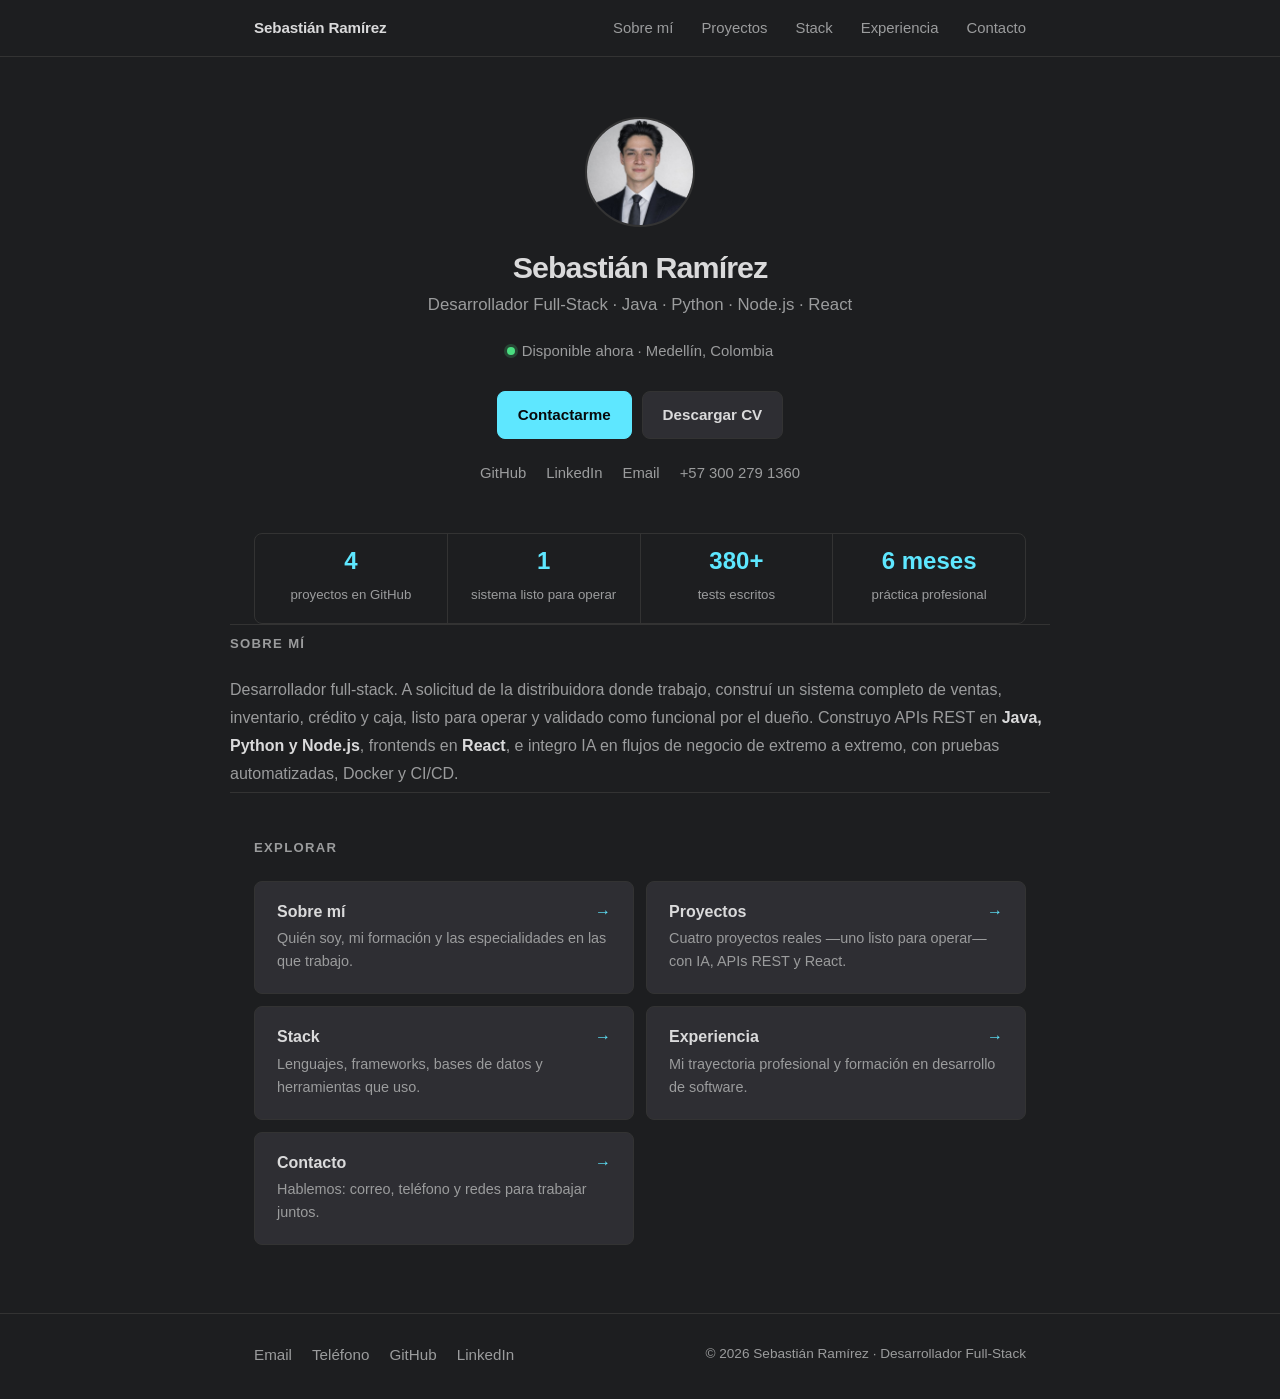
<file: index.html>
<!DOCTYPE html>
<html lang="es">
  <head>
    <meta charset="UTF-8" />
    <meta name="viewport" content="width=device-width, initial-scale=1.0" />
    <title>Sebastián Ramírez | Desarrollador Full-Stack</title>
    <meta
      name="description"
      content="Portafolio de Sebastián Ramírez, desarrollador full-stack. APIs REST en Java, Python y Node.js, frontends en React, IA aplicada con GPT-4o, Docker y CI/CD. Medellín, Colombia."
    />
    <meta name="keywords" content="Sebastián Ramírez, desarrollador full-stack, Java, Spring Boot, Python, FastAPI, Node.js, React, TypeScript, PostgreSQL, Docker, APIs REST, IA aplicada, Medellín" />
    <meta name="author" content="Sebastián Ramírez" />
    <meta name="theme-color" content="#1d1e20" />
    <meta name="robots" content="index, follow" />
    <link rel="canonical" href="https://portafolio-profesional-cyan.vercel.app/" />

    <!-- Open Graph -->
    <meta property="og:type" content="website" />
    <meta property="og:locale" content="es_CO" />
    <meta property="og:title" content="Sebastián Ramírez | Desarrollador Full-Stack" />
    <meta property="og:description" content="Desarrollador full-stack. APIs REST en Java, Python y Node.js, frontends en React, IA aplicada, CI/CD y Docker." />
    <meta property="og:url" content="https://portafolio-profesional-cyan.vercel.app/" />
    <meta property="og:image" content="https://portafolio-profesional-cyan.vercel.app/assets/og-cover.png" />
    <meta property="og:image:width" content="1200" />
    <meta property="og:image:height" content="630" />
    <meta property="og:image:type" content="image/png" />

    <!-- Twitter Card -->
    <meta name="twitter:card" content="summary_large_image" />
    <meta name="twitter:title" content="Sebastián Ramírez | Desarrollador Full-Stack" />
    <meta name="twitter:description" content="Desarrollador full-stack. Java, Python, Node.js, React e IA aplicada." />
    <meta name="twitter:image" content="https://portafolio-profesional-cyan.vercel.app/assets/og-cover.png" />

    <!-- Icons & Manifest -->
    <link rel="icon" type="image/svg+xml" href="./assets/favicon.svg" />
    <link rel="apple-touch-icon" href="./assets/apple-touch-icon.png" />
    <link rel="manifest" href="./site.webmanifest" />

    <!-- Styles -->
    <link rel="stylesheet" href="./styles.css" />

    <!-- Structured Data -->
    <script type="application/ld+json">
      {
        "@context": "https://schema.org",
        "@type": "Person",
        "name": "Sebastián Ramírez",
        "jobTitle": "Desarrollador Full-Stack",
        "email": "mailto:sebastianacevedo123.sra@gmail.com",
        "telephone": "+57 3002791360",
        "url": "https://portafolio-profesional-cyan.vercel.app/",
        "sameAs": [
          "https://github.com/SebastianRamirez1",
          "https://www.linkedin.com/in/sebastianramirezacevedo/"
        ],
        "address": {
          "@type": "PostalAddress",
          "addressLocality": "Medellín",
          "addressCountry": "CO"
        },
        "alumniOf": [
          { "@type": "EducationalOrganization", "name": "ITM" },
          { "@type": "EducationalOrganization", "name": "SENA" }
        ],
        "knowsAbout": [
          "Java", "Spring Boot", "Python", "FastAPI", "Node.js", "Fastify", "TypeScript",
          "React", "HTML", "CSS", "SQL", "PostgreSQL", "Redis", "Prisma", "Docker",
          "GitHub Actions", "CI/CD", "REST APIs", "Clean Architecture", "DDD",
          "OpenAI GPT-4o", "JUnit", "pytest", "Vitest", "Git", "Maven"
        ]
      }
    </script>

    <!-- FAQ estructurada (buscadores + LLMs) -->
    <script type="application/ld+json">
      {
        "@context": "https://schema.org",
        "@type": "FAQPage",
        "mainEntity": [
          {
            "@type": "Question",
            "name": "¿Estás disponible para trabajo remoto?",
            "acceptedAnswer": {
              "@type": "Answer",
              "text": "Sí. Estoy disponible para roles full-stack, presencial en Medellín (Colombia) o en remoto, a tiempo completo."
            }
          },
          {
            "@type": "Question",
            "name": "¿Cuál es tu stack principal?",
            "acceptedAnswer": {
              "@type": "Answer",
              "text": "Backend en Java (Spring Boot), Python (FastAPI) y Node.js (Fastify + TypeScript), frontends en React, con PostgreSQL, Redis, Docker y CI/CD con GitHub Actions."
            }
          },
          {
            "@type": "Question",
            "name": "¿Tienes experiencia profesional?",
            "acceptedAnswer": {
              "@type": "Answer",
              "text": "Sí: seis meses de práctica profesional como desarrollador en la Federación Antioqueña de ONG, además de cuatro proyectos propios (entre ellos un sistema de gestión construido a solicitud de la distribuidora donde trabajo, listo para operar)."
            }
          },
          {
            "@type": "Question",
            "name": "¿Cómo puedo contactarte?",
            "acceptedAnswer": {
              "@type": "Answer",
              "text": "Por correo a sebastianacevedo123.sra@gmail.com, por teléfono al +57 300 279 1360, o a través de GitHub y LinkedIn desde la página de contacto."
            }
          }
        ]
      }
    </script>
  </head>
  <body>
    <a class="skip-link" href="#contenido">Saltar al contenido</a>

    <!-- ── Header ────────────────────────────────── -->
    <header class="site-header">
      <div class="header-inner">
        <a class="site-brand" href="index.html">Sebastián Ramírez</a>
        <nav class="site-nav" aria-label="Navegación principal">
          <a href="sobre-mi.html">Sobre mí</a>
          <a href="proyectos.html">Proyectos</a>
          <a href="stack.html">Stack</a>
          <a href="experiencia.html">Experiencia</a>
          <a href="contacto.html">Contacto</a>
        </nav>
      </div>
    </header>

    <!-- ── Main ──────────────────────────────────── -->
    <main id="contenido">

      <!-- Profile / hero -->
      <section class="profile" aria-label="Perfil">
        <div class="avatar-wrap">
          <img
            class="avatar"
            src="./assets/sebastian-profile.jpg"
            alt="Foto de Sebastián Ramírez"
            width="110"
            height="110"
          />
        </div>
        <h1>Sebastián Ramírez</h1>
        <p class="profile-role">Desarrollador Full-Stack · Java · Python · Node.js · React</p>
        <p class="profile-status">
          <span class="status-dot" aria-hidden="true"></span>
          Disponible ahora · Medellín, Colombia
        </p>
        <div class="profile-actions">
          <a class="btn btn-primary" href="contacto.html">Contactarme</a>
          <a
            class="btn btn-secondary"
            href="./assets/Sebastian-Ramirez-CV.pdf"
            target="_blank"
            rel="noopener noreferrer"
            download
          >Descargar CV</a>
        </div>
        <nav class="social-links" aria-label="Redes y contacto">
          <a href="https://github.com/SebastianRamirez1" target="_blank" rel="noopener noreferrer">GitHub</a>
          <a href="https://www.linkedin.com/in/sebastianramirezacevedo/" target="_blank" rel="noopener noreferrer">LinkedIn</a>
          <a href="mailto:sebastianacevedo123.sra@gmail.com">Email</a>
          <a href="tel:+573002791360">+57 300 279 1360</a>
        </nav>
      </section>

      <!-- Stats strip -->
      <div class="shell">
        <ul class="stats-strip" aria-label="Métricas clave">
          <li class="stat"><strong>4</strong><span>proyectos en GitHub</span></li>
          <li class="stat"><strong>1</strong><span>sistema listo para operar</span></li>
          <li class="stat"><strong>380+</strong><span>tests escritos</span></li>
          <li class="stat"><strong>6 meses</strong><span>práctica profesional</span></li>
        </ul>
      </div>

      <!-- Intro breve -->
      <section class="section home-intro" aria-labelledby="lbl-intro">
        <p class="section-label" id="lbl-intro">Sobre mí</p>
        <p class="bio">
          Desarrollador full-stack. A solicitud de la distribuidora donde trabajo, construí un sistema
          completo de ventas, inventario, crédito y caja, listo para operar y validado como funcional por
          el dueño. Construyo APIs REST en
          <strong>Java, Python y Node.js</strong>, frontends en <strong>React</strong>, e integro IA en flujos
          de negocio de extremo a extremo, con pruebas automatizadas, Docker y CI/CD.
        </p>
      </section>

      <!-- Accesos a las secciones -->
      <section class="section" aria-labelledby="lbl-explorar">
        <p class="section-label" id="lbl-explorar">Explorar</p>
        <div class="explore-grid">
          <a class="explore-card" href="sobre-mi.html">
            <h3>Sobre mí <span class="arrow" aria-hidden="true">→</span></h3>
            <p>Quién soy, mi formación y las especialidades en las que trabajo.</p>
          </a>
          <a class="explore-card" href="proyectos.html">
            <h3>Proyectos <span class="arrow" aria-hidden="true">→</span></h3>
            <p>Cuatro proyectos reales —uno listo para operar— con IA, APIs REST y React.</p>
          </a>
          <a class="explore-card" href="stack.html">
            <h3>Stack <span class="arrow" aria-hidden="true">→</span></h3>
            <p>Lenguajes, frameworks, bases de datos y herramientas que uso.</p>
          </a>
          <a class="explore-card" href="experiencia.html">
            <h3>Experiencia <span class="arrow" aria-hidden="true">→</span></h3>
            <p>Mi trayectoria profesional y formación en desarrollo de software.</p>
          </a>
          <a class="explore-card" href="contacto.html">
            <h3>Contacto <span class="arrow" aria-hidden="true">→</span></h3>
            <p>Hablemos: correo, teléfono y redes para trabajar juntos.</p>
          </a>
        </div>
      </section>

    </main>

    <!-- ── Footer ─────────────────────────────── -->
    <footer class="site-footer">
      <div class="shell footer-inner">
        <nav class="footer-links" aria-label="Enlaces de contacto">
          <a href="mailto:sebastianacevedo123.sra@gmail.com">Email</a>
          <a href="tel:+573002791360">Teléfono</a>
          <a href="https://github.com/SebastianRamirez1" target="_blank" rel="noopener noreferrer">GitHub</a>
          <a href="https://www.linkedin.com/in/sebastianramirezacevedo/" target="_blank" rel="noopener noreferrer">LinkedIn</a>
        </nav>
        <p class="footer-copy">© <span id="year"></span> Sebastián Ramírez · Desarrollador Full-Stack</p>
      </div>
    </footer>

    <script src="./script.js"></script>
  </body>
</html>
</file>
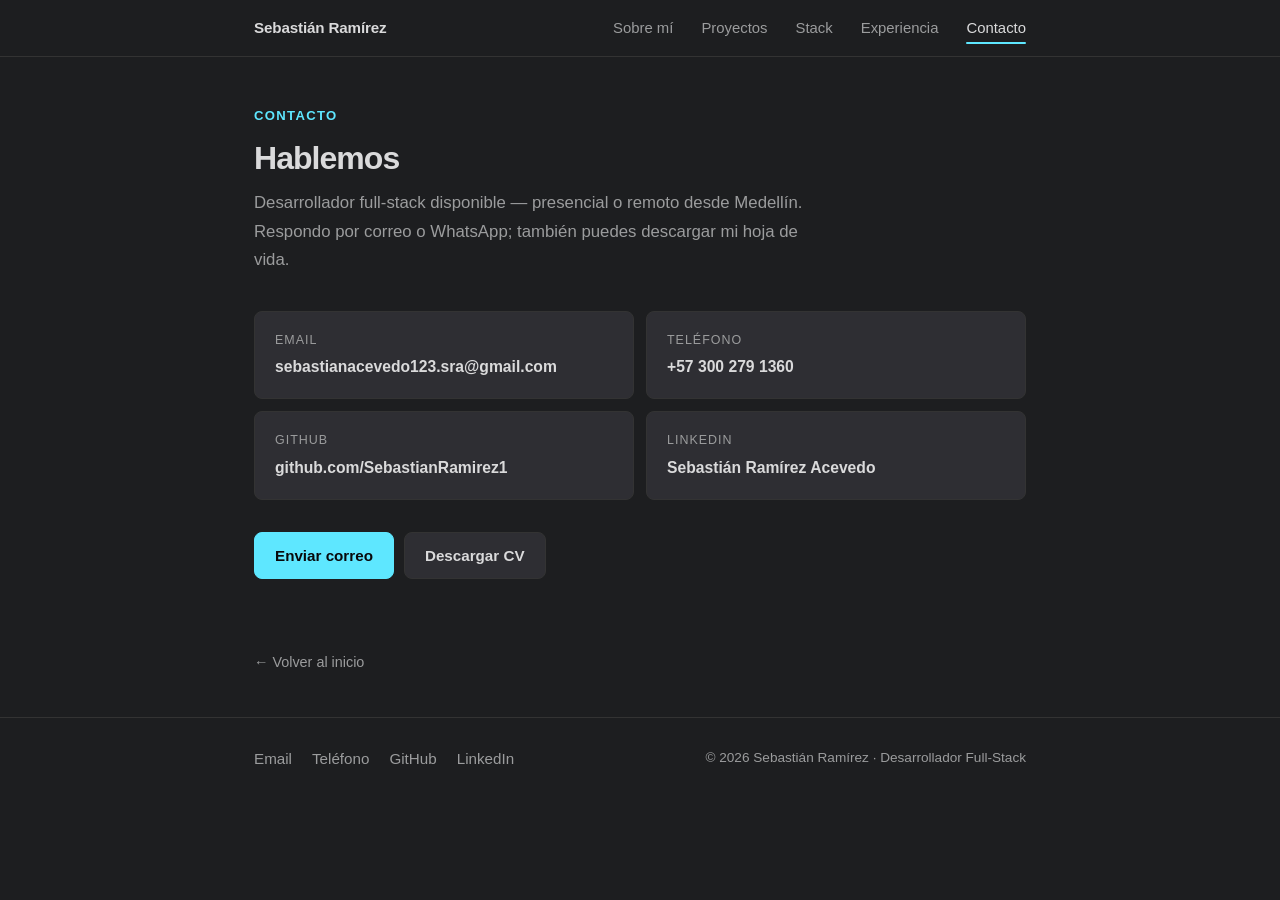
<file: contacto.html>
<!DOCTYPE html>
<html lang="es">
  <head>
    <meta charset="UTF-8" />
    <meta name="viewport" content="width=device-width, initial-scale=1.0" />
    <title>Contacto | Sebastián Ramírez</title>
    <meta
      name="description"
      content="Contacta a Sebastián Ramírez, desarrollador full-stack disponible en Medellín — presencial o remoto. Correo, teléfono, GitHub y LinkedIn."
    />
    <meta name="author" content="Sebastián Ramírez" />
    <meta name="theme-color" content="#1d1e20" />
    <meta name="robots" content="index, follow" />
    <link rel="canonical" href="https://portafolio-profesional-cyan.vercel.app/contacto.html" />

    <meta property="og:type" content="website" />
    <meta property="og:locale" content="es_CO" />
    <meta property="og:title" content="Contacto | Sebastián Ramírez" />
    <meta property="og:description" content="Desarrollador full-stack disponible — presencial o remoto desde Medellín." />
    <meta property="og:url" content="https://portafolio-profesional-cyan.vercel.app/contacto.html" />
    <meta property="og:image" content="https://portafolio-profesional-cyan.vercel.app/assets/og-cover.png" />
    <meta property="og:image:width" content="1200" />
    <meta property="og:image:height" content="630" />
    <meta property="og:image:type" content="image/png" />

    <link rel="icon" type="image/svg+xml" href="./assets/favicon.svg" />
    <link rel="apple-touch-icon" href="./assets/apple-touch-icon.png" />
    <link rel="manifest" href="./site.webmanifest" />
    <link rel="stylesheet" href="./styles.css" />
  </head>
  <body>
    <a class="skip-link" href="#contenido">Saltar al contenido</a>

    <header class="site-header">
      <div class="header-inner">
        <a class="site-brand" href="index.html">Sebastián Ramírez</a>
        <nav class="site-nav" aria-label="Navegación principal">
          <a href="sobre-mi.html">Sobre mí</a>
          <a href="proyectos.html">Proyectos</a>
          <a href="stack.html">Stack</a>
          <a href="experiencia.html">Experiencia</a>
          <a href="contacto.html" aria-current="page" class="is-active">Contacto</a>
        </nav>
      </div>
    </header>

    <main id="contenido">
      <section class="page">
        <div class="shell">
          <p class="page-eyebrow">Contacto</p>
          <h1 class="page-title">Hablemos</h1>
          <p class="page-lead">
            Desarrollador full-stack disponible — presencial o remoto desde Medellín.
            Respondo por correo o WhatsApp; también puedes descargar mi hoja de vida.
          </p>

          <div class="contact-methods">
            <a class="contact-card" href="mailto:sebastianacevedo123.sra@gmail.com">
              <span class="label">Email</span>
              <span class="value">sebastianacevedo123.sra@gmail.com</span>
            </a>
            <a class="contact-card" href="tel:+573002791360">
              <span class="label">Teléfono</span>
              <span class="value">+57 300 279 1360</span>
            </a>
            <a class="contact-card" href="https://github.com/SebastianRamirez1" target="_blank" rel="noopener noreferrer">
              <span class="label">GitHub</span>
              <span class="value">github.com/SebastianRamirez1</span>
            </a>
            <a class="contact-card" href="https://www.linkedin.com/in/sebastianramirezacevedo/" target="_blank" rel="noopener noreferrer">
              <span class="label">LinkedIn</span>
              <span class="value">Sebastián Ramírez Acevedo</span>
            </a>
          </div>

          <div class="profile-actions" style="justify-content: flex-start;">
            <a class="btn btn-primary" href="mailto:sebastianacevedo123.sra@gmail.com">Enviar correo</a>
            <a
              class="btn btn-secondary"
              href="./assets/Sebastian-Ramirez-CV.pdf"
              target="_blank"
              rel="noopener noreferrer"
              download
            >Descargar CV</a>
          </div>

          <a class="page-back" href="index.html">← Volver al inicio</a>
        </div>
      </section>
    </main>

    <footer class="site-footer">
      <div class="shell footer-inner">
        <nav class="footer-links" aria-label="Enlaces de contacto">
          <a href="mailto:sebastianacevedo123.sra@gmail.com">Email</a>
          <a href="tel:+573002791360">Teléfono</a>
          <a href="https://github.com/SebastianRamirez1" target="_blank" rel="noopener noreferrer">GitHub</a>
          <a href="https://www.linkedin.com/in/sebastianramirezacevedo/" target="_blank" rel="noopener noreferrer">LinkedIn</a>
        </nav>
        <p class="footer-copy">© <span id="year"></span> Sebastián Ramírez · Desarrollador Full-Stack</p>
      </div>
    </footer>

    <script src="./script.js"></script>
  </body>
</html>
</file>
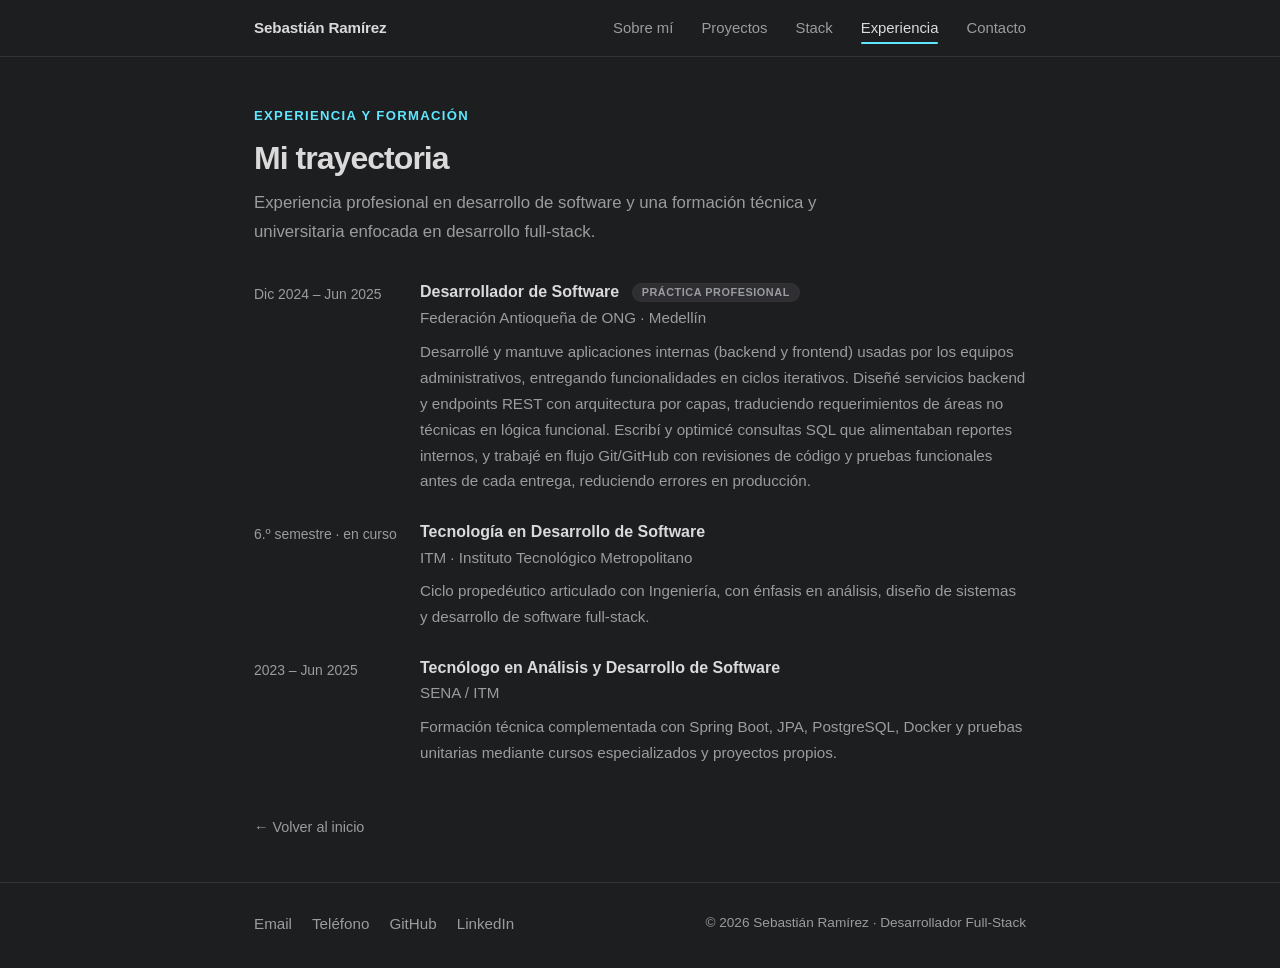
<file: experiencia.html>
<!DOCTYPE html>
<html lang="es">
  <head>
    <meta charset="UTF-8" />
    <meta name="viewport" content="width=device-width, initial-scale=1.0" />
    <title>Experiencia | Sebastián Ramírez</title>
    <meta
      name="description"
      content="Experiencia y formación de Sebastián Ramírez: práctica como desarrollador en la Federación Antioqueña de ONG, Ingeniería en Desarrollo de Software en el ITM y tecnólogo del SENA."
    />
    <meta name="author" content="Sebastián Ramírez" />
    <meta name="theme-color" content="#1d1e20" />
    <meta name="robots" content="index, follow" />
    <link rel="canonical" href="https://portafolio-profesional-cyan.vercel.app/experiencia.html" />

    <meta property="og:type" content="website" />
    <meta property="og:locale" content="es_CO" />
    <meta property="og:title" content="Experiencia | Sebastián Ramírez" />
    <meta property="og:description" content="Trayectoria profesional y formación en desarrollo de software." />
    <meta property="og:url" content="https://portafolio-profesional-cyan.vercel.app/experiencia.html" />
    <meta property="og:image" content="https://portafolio-profesional-cyan.vercel.app/assets/og-cover.png" />
    <meta property="og:image:width" content="1200" />
    <meta property="og:image:height" content="630" />
    <meta property="og:image:type" content="image/png" />

    <link rel="icon" type="image/svg+xml" href="./assets/favicon.svg" />
    <link rel="apple-touch-icon" href="./assets/apple-touch-icon.png" />
    <link rel="manifest" href="./site.webmanifest" />
    <link rel="stylesheet" href="./styles.css" />
  </head>
  <body>
    <a class="skip-link" href="#contenido">Saltar al contenido</a>

    <header class="site-header">
      <div class="header-inner">
        <a class="site-brand" href="index.html">Sebastián Ramírez</a>
        <nav class="site-nav" aria-label="Navegación principal">
          <a href="sobre-mi.html">Sobre mí</a>
          <a href="proyectos.html">Proyectos</a>
          <a href="stack.html">Stack</a>
          <a href="experiencia.html" aria-current="page" class="is-active">Experiencia</a>
          <a href="contacto.html">Contacto</a>
        </nav>
      </div>
    </header>

    <main id="contenido">
      <section class="page">
        <div class="shell">
          <p class="page-eyebrow">Experiencia y formación</p>
          <h1 class="page-title">Mi trayectoria</h1>
          <p class="page-lead">
            Experiencia profesional en desarrollo de software y una formación técnica y
            universitaria enfocada en desarrollo full-stack.
          </p>

          <div class="timeline">

            <div class="timeline-entry">
              <span class="t-date">Dic 2024 – Jun 2025</span>
              <div class="t-body">
                <h3>Desarrollador de Software <span class="t-tag">práctica profesional</span></h3>
                <p class="t-org">Federación Antioqueña de ONG · Medellín</p>
                <p>
                  Desarrollé y mantuve aplicaciones internas (backend y frontend) usadas por los
                  equipos administrativos, entregando funcionalidades en ciclos iterativos. Diseñé
                  servicios backend y endpoints REST con arquitectura por capas, traduciendo
                  requerimientos de áreas no técnicas en lógica funcional. Escribí y optimicé consultas
                  SQL que alimentaban reportes internos, y trabajé en flujo Git/GitHub con revisiones de
                  código y pruebas funcionales antes de cada entrega, reduciendo errores en producción.
                </p>
              </div>
            </div>

            <div class="timeline-entry">
              <span class="t-date">6.º semestre · en curso</span>
              <div class="t-body">
                <h3>Tecnología en Desarrollo de Software</h3>
                <p class="t-org">ITM · Instituto Tecnológico Metropolitano</p>
                <p>
                  Ciclo propedéutico articulado con Ingeniería, con énfasis en análisis, diseño
                  de sistemas y desarrollo de software full-stack.
                </p>
              </div>
            </div>

            <div class="timeline-entry">
              <span class="t-date">2023 – Jun 2025</span>
              <div class="t-body">
                <h3>Tecnólogo en Análisis y Desarrollo de Software</h3>
                <p class="t-org">SENA / ITM</p>
                <p>
                  Formación técnica complementada con Spring Boot, JPA, PostgreSQL, Docker
                  y pruebas unitarias mediante cursos especializados y proyectos propios.
                </p>
              </div>
            </div>

          </div>

          <a class="page-back" href="index.html">← Volver al inicio</a>
        </div>
      </section>
    </main>

    <footer class="site-footer">
      <div class="shell footer-inner">
        <nav class="footer-links" aria-label="Enlaces de contacto">
          <a href="mailto:sebastianacevedo123.sra@gmail.com">Email</a>
          <a href="tel:+573002791360">Teléfono</a>
          <a href="https://github.com/SebastianRamirez1" target="_blank" rel="noopener noreferrer">GitHub</a>
          <a href="https://www.linkedin.com/in/sebastianramirezacevedo/" target="_blank" rel="noopener noreferrer">LinkedIn</a>
        </nav>
        <p class="footer-copy">© <span id="year"></span> Sebastián Ramírez · Desarrollador Full-Stack</p>
      </div>
    </footer>

    <script src="./script.js"></script>
  </body>
</html>
</file>
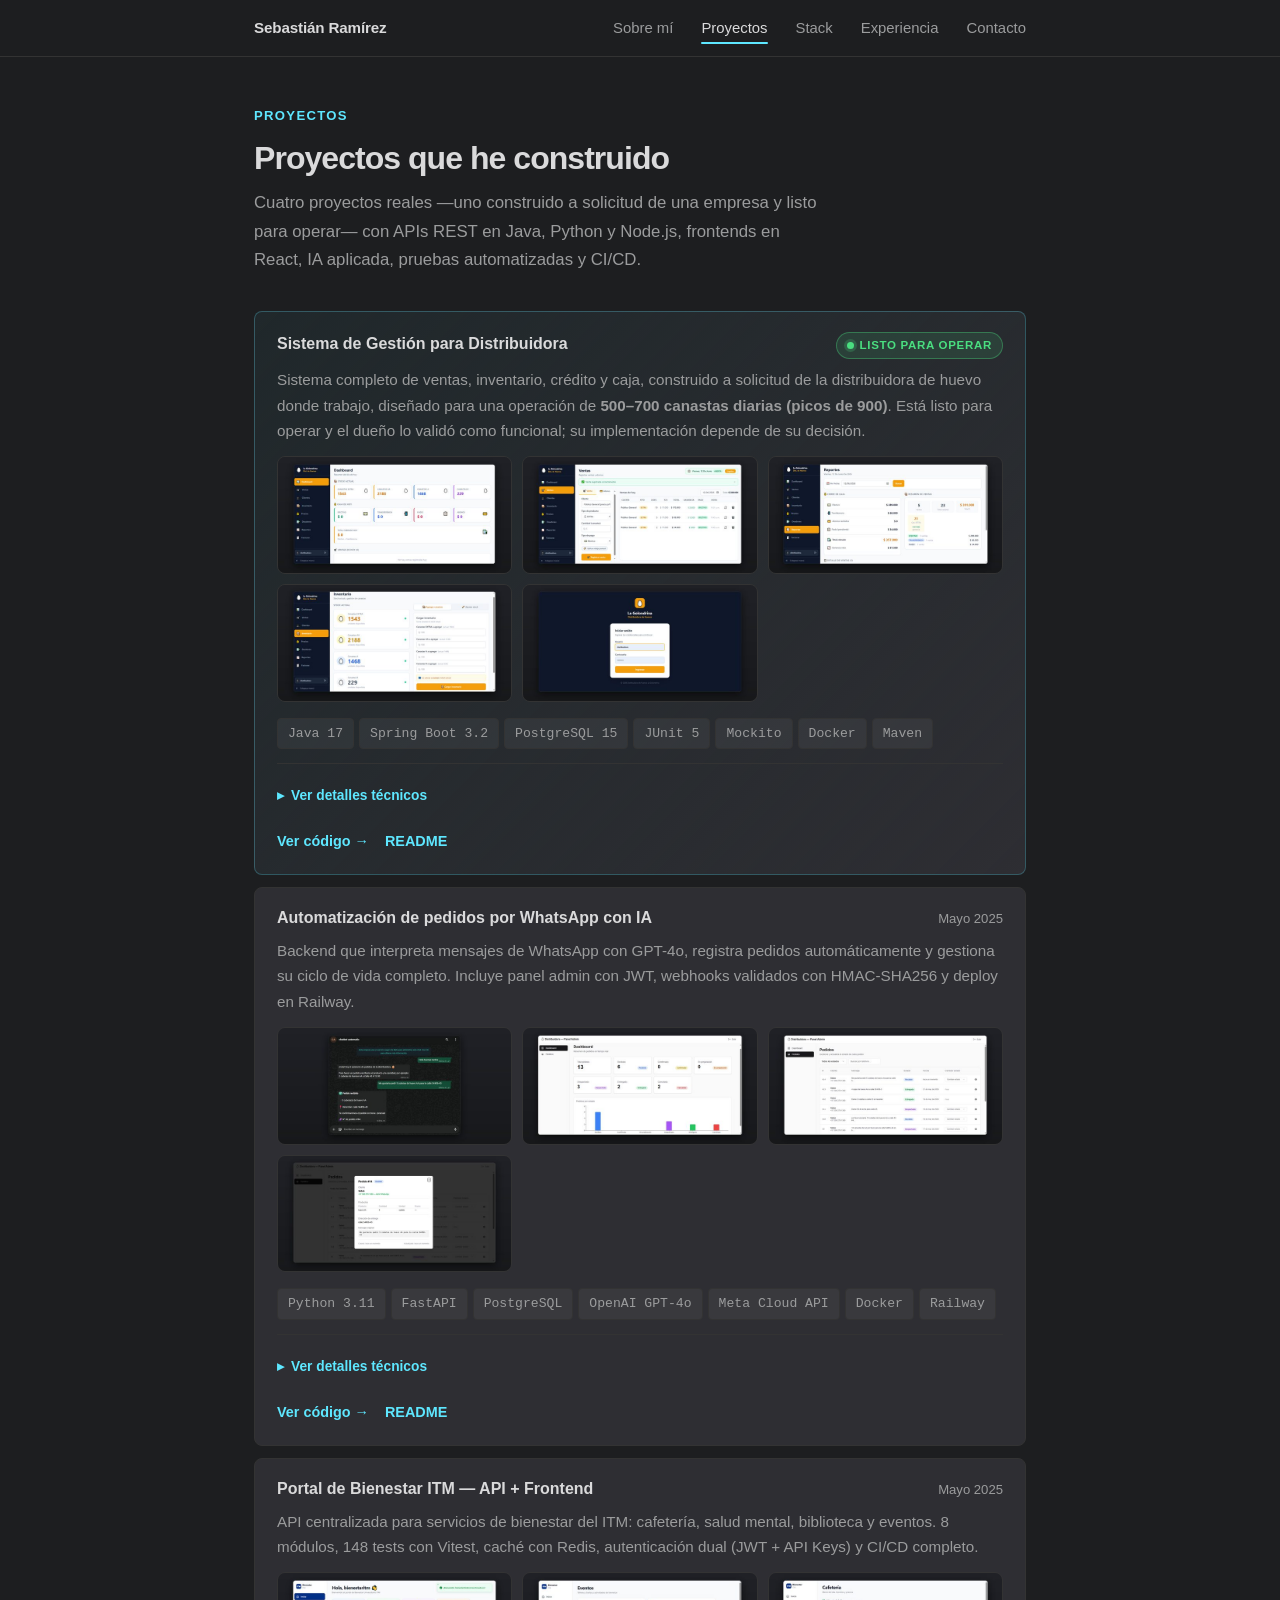
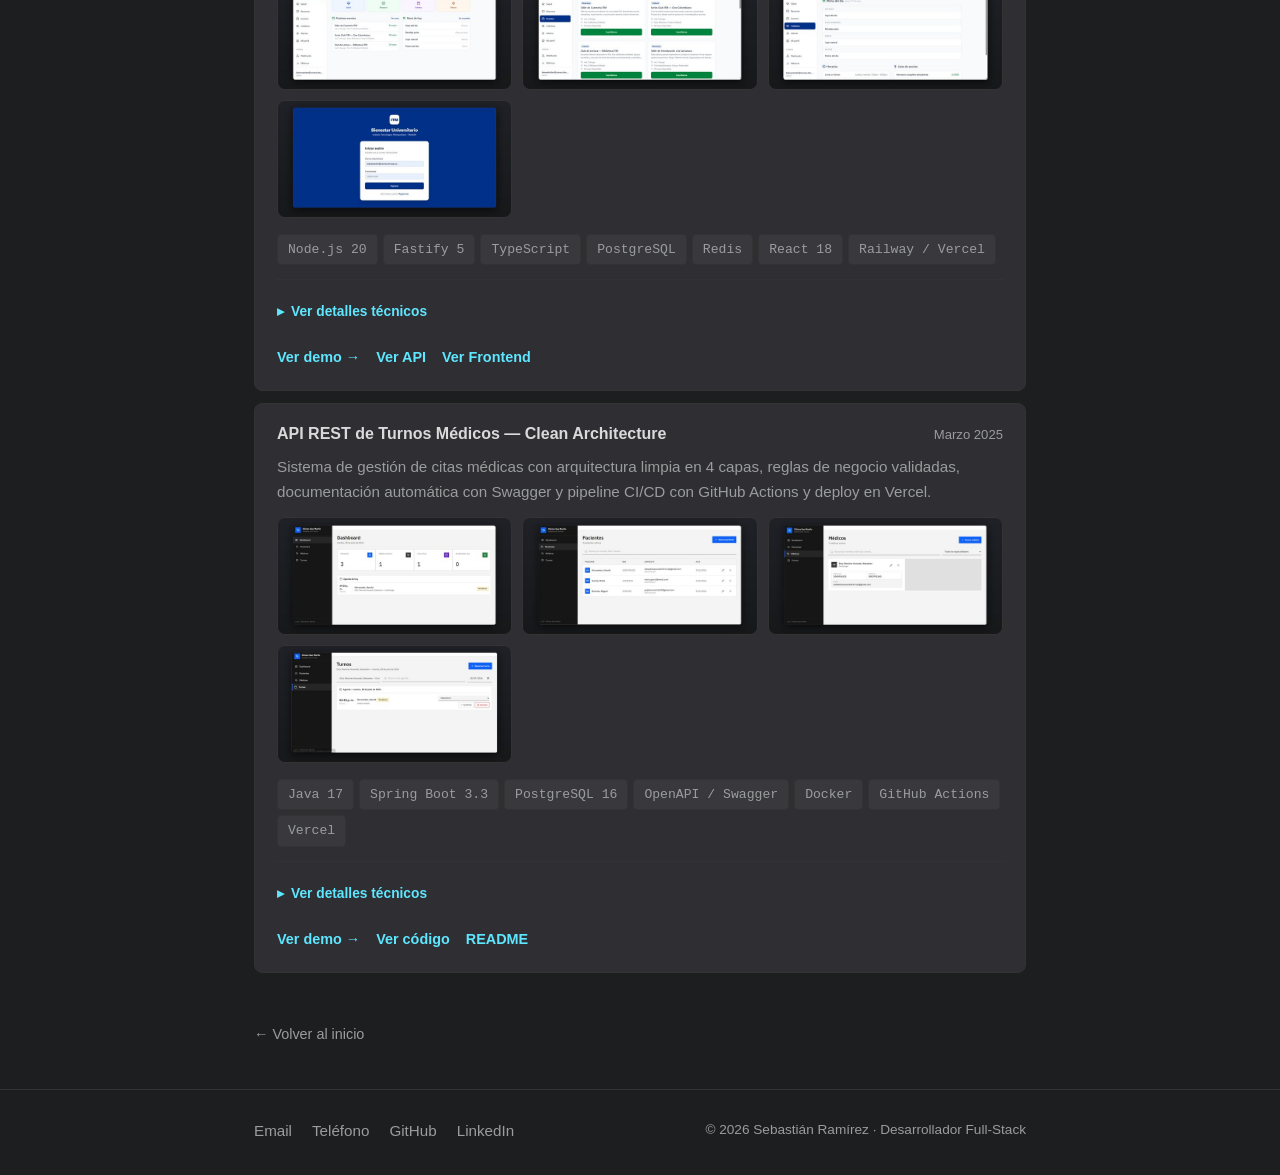
<file: proyectos.html>
<!DOCTYPE html>
<html lang="es">
  <head>
    <meta charset="UTF-8" />
    <meta name="viewport" content="width=device-width, initial-scale=1.0" />
    <title>Proyectos | Sebastián Ramírez</title>
    <meta
      name="description"
      content="Proyectos de Sebastián Ramírez: sistema de gestión para distribuidora listo para operar, automatización de pedidos por WhatsApp con IA (GPT-4o), portal de bienestar ITM y API de turnos médicos con Clean Architecture."
    />
    <meta name="author" content="Sebastián Ramírez" />
    <meta name="theme-color" content="#1d1e20" />
    <meta name="robots" content="index, follow" />
    <link rel="canonical" href="https://portafolio-profesional-cyan.vercel.app/proyectos.html" />

    <meta property="og:type" content="website" />
    <meta property="og:locale" content="es_CO" />
    <meta property="og:title" content="Proyectos | Sebastián Ramírez" />
    <meta property="og:description" content="Cuatro proyectos reales con IA aplicada, APIs REST, Clean Architecture, Docker y CI/CD." />
    <meta property="og:url" content="https://portafolio-profesional-cyan.vercel.app/proyectos.html" />
    <meta property="og:image" content="https://portafolio-profesional-cyan.vercel.app/assets/og-cover.png" />
    <meta property="og:image:width" content="1200" />
    <meta property="og:image:height" content="630" />
    <meta property="og:image:type" content="image/png" />

    <link rel="icon" type="image/svg+xml" href="./assets/favicon.svg" />
    <link rel="apple-touch-icon" href="./assets/apple-touch-icon.png" />
    <link rel="manifest" href="./site.webmanifest" />
    <link rel="stylesheet" href="./styles.css" />
  </head>
  <body>
    <a class="skip-link" href="#contenido">Saltar al contenido</a>

    <header class="site-header">
      <div class="header-inner">
        <a class="site-brand" href="index.html">Sebastián Ramírez</a>
        <nav class="site-nav" aria-label="Navegación principal">
          <a href="sobre-mi.html">Sobre mí</a>
          <a href="proyectos.html" aria-current="page" class="is-active">Proyectos</a>
          <a href="stack.html">Stack</a>
          <a href="experiencia.html">Experiencia</a>
          <a href="contacto.html">Contacto</a>
        </nav>
      </div>
    </header>

    <main id="contenido">
      <section class="page">
        <div class="shell">
          <p class="page-eyebrow">Proyectos</p>
          <h1 class="page-title">Proyectos que he construido</h1>
          <p class="page-lead">
            Cuatro proyectos reales —uno construido a solicitud de una empresa y listo para operar— con APIs REST
            en Java, Python y Node.js, frontends en React, IA aplicada, pruebas automatizadas y CI/CD.
          </p>

          <div class="project-list">

            <!-- Distribuidora — listo para operar, destacado -->
            <article class="project-card featured">
              <div class="project-header">
                <h3>Sistema de Gestión para Distribuidora</h3>
                <span class="prod-badge"><span class="dot" aria-hidden="true"></span>Listo para operar</span>
              </div>
              <p>
                Sistema completo de ventas, inventario, crédito y caja, construido a solicitud de la
                distribuidora de huevo donde trabajo, diseñado para una operación de
                <strong>500–700 canastas diarias (picos de 900)</strong>. Está listo para operar y
                el dueño lo validó como funcional; su implementación depende de su decisión.
              </p>
              <div class="shots" aria-label="Capturas del proyecto">
                <button class="shot" type="button" data-full="./assets/screenshots/distribuidora-2.jpg"><img src="./assets/screenshots/thumbs/distribuidora-2.jpg" alt="La Golondrina — dashboard con stock y caja del día" loading="lazy" width="600" height="300" /></button>
                <button class="shot" type="button" data-full="./assets/screenshots/distribuidora-4.jpg"><img src="./assets/screenshots/thumbs/distribuidora-4.jpg" alt="La Golondrina — registro de ventas del día" loading="lazy" width="600" height="300" /></button>
                <button class="shot" type="button" data-full="./assets/screenshots/distribuidora-5.jpg"><img src="./assets/screenshots/thumbs/distribuidora-5.jpg" alt="La Golondrina — reportes y cierre de caja" loading="lazy" width="600" height="300" /></button>
                <button class="shot" type="button" data-full="./assets/screenshots/distribuidora-3.jpg"><img src="./assets/screenshots/thumbs/distribuidora-3.jpg" alt="La Golondrina — inventario de canastas" loading="lazy" width="600" height="300" /></button>
                <button class="shot" type="button" data-full="./assets/screenshots/distribuidora-1.jpg"><img src="./assets/screenshots/thumbs/distribuidora-1.jpg" alt="La Golondrina — inicio de sesión" loading="lazy" width="600" height="300" /></button>
              </div>
              <ul class="tech-stack" aria-label="Stack">
                <li>Java 17</li>
                <li>Spring Boot 3.2</li>
                <li>PostgreSQL 15</li>
                <li>JUnit 5</li>
                <li>Mockito</li>
                <li>Docker</li>
                <li>Maven</li>
              </ul>
              <details class="case-study">
                <summary>Ver detalles técnicos</summary>
                <div class="case-body">
                  <p><span class="cs-label">Problema</span> Una distribuidora que mueve cientos de canastas al día gestiona ventas, inventario, crédito y caja en cuadernos: necesita precisión monetaria exacta y trazabilidad de cada movimiento.</p>
                  <p><span class="cs-label">Decisión técnica clave</span> Usé BigDecimal en lugar de double para todos los cálculos de dinero y evitar errores de redondeo en precios y saldos, y modelé el dominio con DDD (value objects Dinero, Precio, Cantidad) para reflejar las reglas reales del negocio.</p>
                  <p><span class="cs-label">Destacado</span> Diseñado para una operación de 500–700 canastas diarias (picos de 900): inventario en tiempo real, precios dinámicos, cuentas de crédito y reportes de caja, con límite de intentos de login.</p>
                  <p><span class="cs-label">En números</span> 173 pruebas (JUnit 5 + Mockito) · 37 endpoints en 11 controladores · value objects para el dinero.</p>
                </div>
              </details>
              <div class="project-links">
                <a href="https://github.com/SebastianRamirez1/proyecto_distribuidora" target="_blank" rel="noopener noreferrer">Ver código →</a>
                <a href="https://github.com/SebastianRamirez1/proyecto_distribuidora#readme" target="_blank" rel="noopener noreferrer">README</a>
              </div>
            </article>

            <!-- WhatsApp IA -->
            <article class="project-card">
              <div class="project-header">
                <h3>Automatización de pedidos por WhatsApp con IA</h3>
                <span class="project-date">Mayo 2025</span>
              </div>
              <p>
                Backend que interpreta mensajes de WhatsApp con GPT-4o, registra pedidos
                automáticamente y gestiona su ciclo de vida completo. Incluye panel admin
                con JWT, webhooks validados con HMAC-SHA256 y deploy en Railway.
              </p>
              <div class="shots" aria-label="Capturas del proyecto">
                <button class="shot" type="button" data-full="./assets/screenshots/whatsapp-1.jpg"><img src="./assets/screenshots/thumbs/whatsapp-1.jpg" alt="Chatbot de pedidos por WhatsApp interpretando un pedido con IA" loading="lazy" width="600" height="300" /></button>
                <button class="shot" type="button" data-full="./assets/screenshots/whatsapp-2.jpg"><img src="./assets/screenshots/thumbs/whatsapp-2.jpg" alt="Automatización de pedidos por WhatsApp — panel de administración" loading="lazy" width="600" height="300" /></button>
                <button class="shot" type="button" data-full="./assets/screenshots/whatsapp-3.jpg"><img src="./assets/screenshots/thumbs/whatsapp-3.jpg" alt="Automatización de pedidos por WhatsApp — captura 3" loading="lazy" width="600" height="300" /></button>
                <button class="shot" type="button" data-full="./assets/screenshots/whatsapp-4.jpg"><img src="./assets/screenshots/thumbs/whatsapp-4.jpg" alt="Automatización de pedidos por WhatsApp — captura 4" loading="lazy" width="600" height="300" /></button>
              </div>
              <ul class="tech-stack" aria-label="Stack">
                <li>Python 3.11</li>
                <li>FastAPI</li>
                <li>PostgreSQL</li>
                <li>OpenAI GPT-4o</li>
                <li>Meta Cloud API</li>
                <li>Docker</li>
                <li>Railway</li>
              </ul>
              <details class="case-study">
                <summary>Ver detalles técnicos</summary>
                <div class="case-body">
                  <p><span class="cs-label">Problema</span> Los negocios que reciben pedidos por WhatsApp los gestionan a mano: es lento, se pierden mensajes y hay errores al transcribir.</p>
                  <p><span class="cs-label">Decisión técnica clave</span> Modelé el pedido como una máquina de estados (recibido → confirmado → preparación → despachado → entregado) para garantizar transiciones válidas, y validé cada webhook con HMAC-SHA256 para asegurar que las peticiones provienen realmente de Meta.</p>
                  <p><span class="cs-label">Destacado</span> Interpretación de lenguaje natural con GPT-4o para extraer los pedidos, panel de administración con JWT y despliegue con Docker en Railway.</p>
                  <p><span class="cs-label">En números</span> 9 endpoints REST · 37 pruebas automatizadas (pytest) · máquina de estados con 5 fases del pedido.</p>
                </div>
              </details>
              <div class="project-links">
                <a href="https://github.com/SebastianRamirez1/proyecto_whatsapp_automatizacion" target="_blank" rel="noopener noreferrer">Ver código →</a>
                <a href="https://github.com/SebastianRamirez1/proyecto_whatsapp_automatizacion#readme" target="_blank" rel="noopener noreferrer">README</a>
              </div>
            </article>

            <!-- ITM Bienestar -->
            <article class="project-card">
              <div class="project-header">
                <h3>Portal de Bienestar ITM — API + Frontend</h3>
                <span class="project-date">Mayo 2025</span>
              </div>
              <p>
                API centralizada para servicios de bienestar del ITM: cafetería, salud mental,
                biblioteca y eventos. 8 módulos, 148 tests con Vitest, caché con Redis,
                autenticación dual (JWT + API Keys) y CI/CD completo.
              </p>
              <div class="shots" aria-label="Capturas del proyecto">
                <button class="shot" type="button" data-full="./assets/screenshots/itm-1.jpg"><img src="./assets/screenshots/thumbs/itm-1.jpg" alt="Portal de Bienestar ITM — captura 1" loading="lazy" width="600" height="300" /></button>
                <button class="shot" type="button" data-full="./assets/screenshots/itm-2.jpg"><img src="./assets/screenshots/thumbs/itm-2.jpg" alt="Portal de Bienestar ITM — captura 2" loading="lazy" width="600" height="300" /></button>
                <button class="shot" type="button" data-full="./assets/screenshots/itm-4.jpg"><img src="./assets/screenshots/thumbs/itm-4.jpg" alt="Portal de Bienestar ITM — captura 4" loading="lazy" width="600" height="300" /></button>
                <button class="shot" type="button" data-full="./assets/screenshots/itm-3.jpg"><img src="./assets/screenshots/thumbs/itm-3.jpg" alt="Portal de Bienestar ITM — inicio de sesión" loading="lazy" width="600" height="300" /></button>
              </div>
              <ul class="tech-stack" aria-label="Stack">
                <li>Node.js 20</li>
                <li>Fastify 5</li>
                <li>TypeScript</li>
                <li>PostgreSQL</li>
                <li>Redis</li>
                <li>React 18</li>
                <li>Railway / Vercel</li>
              </ul>
              <details class="case-study">
                <summary>Ver detalles técnicos</summary>
                <div class="case-body">
                  <p><span class="cs-label">Problema</span> Los servicios de bienestar del ITM (cafetería, salud mental, biblioteca, eventos) estaban dispersos, sin una API central que los unificara.</p>
                  <p><span class="cs-label">Decisión técnica clave</span> Añadí una capa de caché con Redis para reducir la latencia en las consultas más frecuentes, y una autenticación dual: JWT para usuarios y API Keys para la comunicación entre servicios.</p>
                  <p><span class="cs-label">Destacado</span> Cada archivo de test aísla sus datos para poder correr en paralelo sin colisiones, con un pipeline de CI/CD completo.</p>
                  <p><span class="cs-label">En números</span> 148 pruebas (Vitest) · 8 módulos · 33 endpoints REST.</p>
                </div>
              </details>
              <div class="project-links">
                <a href="https://proyecto-itm-bienestar-frontend.vercel.app/login" target="_blank" rel="noopener noreferrer">Ver demo →</a>
                <a href="https://github.com/SebastianRamirez1/proyecto_itm_bienestar" target="_blank" rel="noopener noreferrer">Ver API</a>
                <a href="https://github.com/SebastianRamirez1/proyecto_itm_bienestar_frontend" target="_blank" rel="noopener noreferrer">Ver Frontend</a>
              </div>
            </article>

            <!-- Turnos médicos -->
            <article class="project-card">
              <div class="project-header">
                <h3>API REST de Turnos Médicos — Clean Architecture</h3>
                <span class="project-date">Marzo 2025</span>
              </div>
              <p>
                Sistema de gestión de citas médicas con arquitectura limpia en 4 capas,
                reglas de negocio validadas, documentación automática con Swagger y
                pipeline CI/CD con GitHub Actions y deploy en Vercel.
              </p>
              <div class="shots" aria-label="Capturas del proyecto">
                <button class="shot" type="button" data-full="./assets/screenshots/turnos-1.jpg"><img src="./assets/screenshots/thumbs/turnos-1.jpg" alt="Sistema de turnos médicos — captura 1" loading="lazy" width="600" height="300" /></button>
                <button class="shot" type="button" data-full="./assets/screenshots/turnos-2.jpg"><img src="./assets/screenshots/thumbs/turnos-2.jpg" alt="Sistema de turnos médicos — captura 2" loading="lazy" width="600" height="300" /></button>
                <button class="shot" type="button" data-full="./assets/screenshots/turnos-3.jpg"><img src="./assets/screenshots/thumbs/turnos-3.jpg" alt="Sistema de turnos médicos — captura 3" loading="lazy" width="600" height="300" /></button>
                <button class="shot" type="button" data-full="./assets/screenshots/turnos-4.jpg"><img src="./assets/screenshots/thumbs/turnos-4.jpg" alt="Sistema de turnos médicos — captura 4" loading="lazy" width="600" height="300" /></button>
              </div>
              <ul class="tech-stack" aria-label="Stack">
                <li>Java 17</li>
                <li>Spring Boot 3.3</li>
                <li>PostgreSQL 16</li>
                <li>OpenAPI / Swagger</li>
                <li>Docker</li>
                <li>GitHub Actions</li>
                <li>Vercel</li>
              </ul>
              <details class="case-study">
                <summary>Ver detalles técnicos</summary>
                <div class="case-body">
                  <p><span class="cs-label">Problema</span> La gestión de citas médicas tiene reglas de negocio que no se pueden violar: no agendar en horarios ocupados, respetar la disponibilidad del profesional, etc.</p>
                  <p><span class="cs-label">Decisión técnica clave</span> Apliqué Clean Architecture en 4 capas para que la lógica de dominio no dependa del framework ni de la base de datos, lo que facilita probar las reglas de negocio de forma aislada. La documentación de la API se genera automáticamente con Swagger.</p>
                  <p><span class="cs-label">Destacado</span> Pipeline de CI/CD con GitHub Actions que corre las pruebas en cada push, y despliegue en Vercel.</p>
                  <p><span class="cs-label">En números</span> 18 endpoints en 3 controladores · 29 pruebas · Clean Architecture en 4 capas.</p>
                </div>
              </details>
              <div class="project-links">
                <a href="https://proyecto-turnos-medicos.vercel.app/" target="_blank" rel="noopener noreferrer">Ver demo →</a>
                <a href="https://github.com/SebastianRamirez1/proyecto_turnos_medicos" target="_blank" rel="noopener noreferrer">Ver código</a>
                <a href="https://github.com/SebastianRamirez1/proyecto_turnos_medicos#readme" target="_blank" rel="noopener noreferrer">README</a>
              </div>
            </article>

          </div>

          <a class="page-back" href="index.html">← Volver al inicio</a>
        </div>
      </section>
    </main>

    <footer class="site-footer">
      <div class="shell footer-inner">
        <nav class="footer-links" aria-label="Enlaces de contacto">
          <a href="mailto:sebastianacevedo123.sra@gmail.com">Email</a>
          <a href="tel:+573002791360">Teléfono</a>
          <a href="https://github.com/SebastianRamirez1" target="_blank" rel="noopener noreferrer">GitHub</a>
          <a href="https://www.linkedin.com/in/sebastianramirezacevedo/" target="_blank" rel="noopener noreferrer">LinkedIn</a>
        </nav>
        <p class="footer-copy">© <span id="year"></span> Sebastián Ramírez · Desarrollador Full-Stack</p>
      </div>
    </footer>

    <script src="./script.js"></script>
  </body>
</html>
</file>
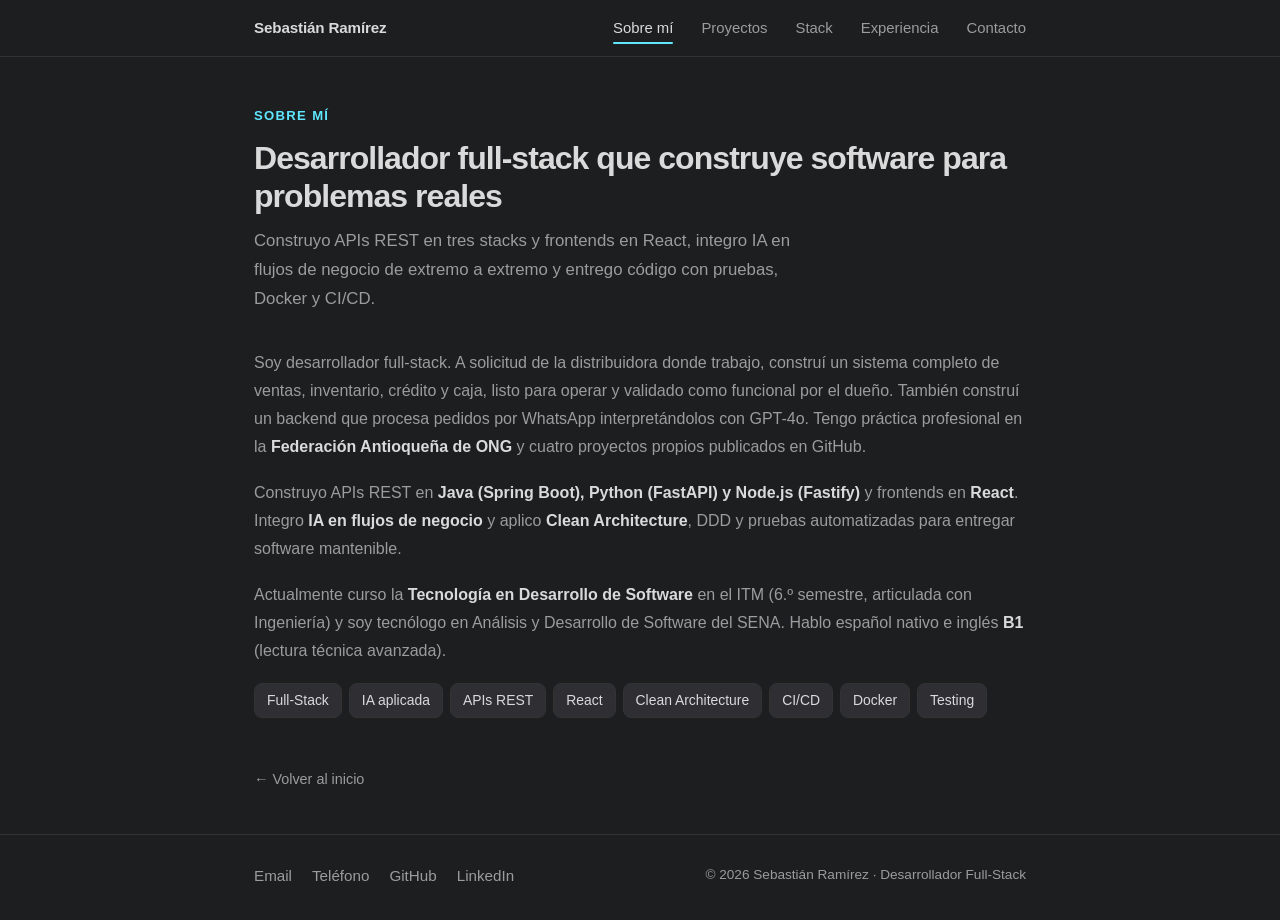
<file: sobre-mi.html>
<!DOCTYPE html>
<html lang="es">
  <head>
    <meta charset="UTF-8" />
    <meta name="viewport" content="width=device-width, initial-scale=1.0" />
    <title>Sobre mí | Sebastián Ramírez</title>
    <meta
      name="description"
      content="Sobre Sebastián Ramírez: desarrollador full-stack con práctica profesional en la Federación Antioqueña de ONG, estudiante de Tecnología en Desarrollo de Software en el ITM y tecnólogo del SENA."
    />
    <meta name="author" content="Sebastián Ramírez" />
    <meta name="theme-color" content="#1d1e20" />
    <meta name="robots" content="index, follow" />
    <link rel="canonical" href="https://portafolio-profesional-cyan.vercel.app/sobre-mi.html" />

    <meta property="og:type" content="profile" />
    <meta property="og:locale" content="es_CO" />
    <meta property="og:title" content="Sobre mí | Sebastián Ramírez" />
    <meta property="og:description" content="Desarrollador full-stack con práctica profesional y formación en el ITM y el SENA." />
    <meta property="og:url" content="https://portafolio-profesional-cyan.vercel.app/sobre-mi.html" />
    <meta property="og:image" content="https://portafolio-profesional-cyan.vercel.app/assets/og-cover.png" />
    <meta property="og:image:width" content="1200" />
    <meta property="og:image:height" content="630" />
    <meta property="og:image:type" content="image/png" />

    <link rel="icon" type="image/svg+xml" href="./assets/favicon.svg" />
    <link rel="apple-touch-icon" href="./assets/apple-touch-icon.png" />
    <link rel="manifest" href="./site.webmanifest" />
    <link rel="stylesheet" href="./styles.css" />
  </head>
  <body>
    <a class="skip-link" href="#contenido">Saltar al contenido</a>

    <header class="site-header">
      <div class="header-inner">
        <a class="site-brand" href="index.html">Sebastián Ramírez</a>
        <nav class="site-nav" aria-label="Navegación principal">
          <a href="sobre-mi.html" aria-current="page" class="is-active">Sobre mí</a>
          <a href="proyectos.html">Proyectos</a>
          <a href="stack.html">Stack</a>
          <a href="experiencia.html">Experiencia</a>
          <a href="contacto.html">Contacto</a>
        </nav>
      </div>
    </header>

    <main id="contenido">
      <section class="page">
        <div class="shell">
          <p class="page-eyebrow">Sobre mí</p>
          <h1 class="page-title">Desarrollador full-stack que construye software para problemas reales</h1>
          <p class="page-lead">
            Construyo APIs REST en tres stacks y frontends en React, integro IA en flujos de
            negocio de extremo a extremo y entrego código con pruebas, Docker y CI/CD.
          </p>

          <p class="bio">
            Soy desarrollador full-stack. A solicitud de la distribuidora donde trabajo, construí un
            sistema completo de ventas, inventario, crédito y caja, listo para operar y validado como
            funcional por el dueño. También construí un backend que procesa pedidos por WhatsApp
            interpretándolos con GPT-4o.
            Tengo práctica profesional en la <strong>Federación Antioqueña de ONG</strong> y cuatro
            proyectos propios publicados en GitHub.
          </p>
          <p class="bio">
            Construyo APIs REST en <strong>Java (Spring Boot), Python (FastAPI) y Node.js (Fastify)</strong>
            y frontends en <strong>React</strong>. Integro <strong>IA en flujos de negocio</strong> y
            aplico <strong>Clean Architecture</strong>, DDD y pruebas automatizadas para entregar
            software mantenible.
          </p>
          <p class="bio">
            Actualmente curso la <strong>Tecnología en Desarrollo de Software</strong> en el ITM
            (6.º semestre, articulada con Ingeniería) y soy tecnólogo en Análisis y Desarrollo de
            Software del SENA. Hablo español nativo e inglés <strong>B1</strong> (lectura técnica avanzada).
          </p>

          <ul class="tags" aria-label="Especialidades">
            <li>Full-Stack</li>
            <li>IA aplicada</li>
            <li>APIs REST</li>
            <li>React</li>
            <li>Clean Architecture</li>
            <li>CI/CD</li>
            <li>Docker</li>
            <li>Testing</li>
          </ul>

          <a class="page-back" href="index.html">← Volver al inicio</a>
        </div>
      </section>
    </main>

    <footer class="site-footer">
      <div class="shell footer-inner">
        <nav class="footer-links" aria-label="Enlaces de contacto">
          <a href="mailto:sebastianacevedo123.sra@gmail.com">Email</a>
          <a href="tel:+573002791360">Teléfono</a>
          <a href="https://github.com/SebastianRamirez1" target="_blank" rel="noopener noreferrer">GitHub</a>
          <a href="https://www.linkedin.com/in/sebastianramirezacevedo/" target="_blank" rel="noopener noreferrer">LinkedIn</a>
        </nav>
        <p class="footer-copy">© <span id="year"></span> Sebastián Ramírez · Desarrollador Full-Stack</p>
      </div>
    </footer>

    <script src="./script.js"></script>
  </body>
</html>
</file>
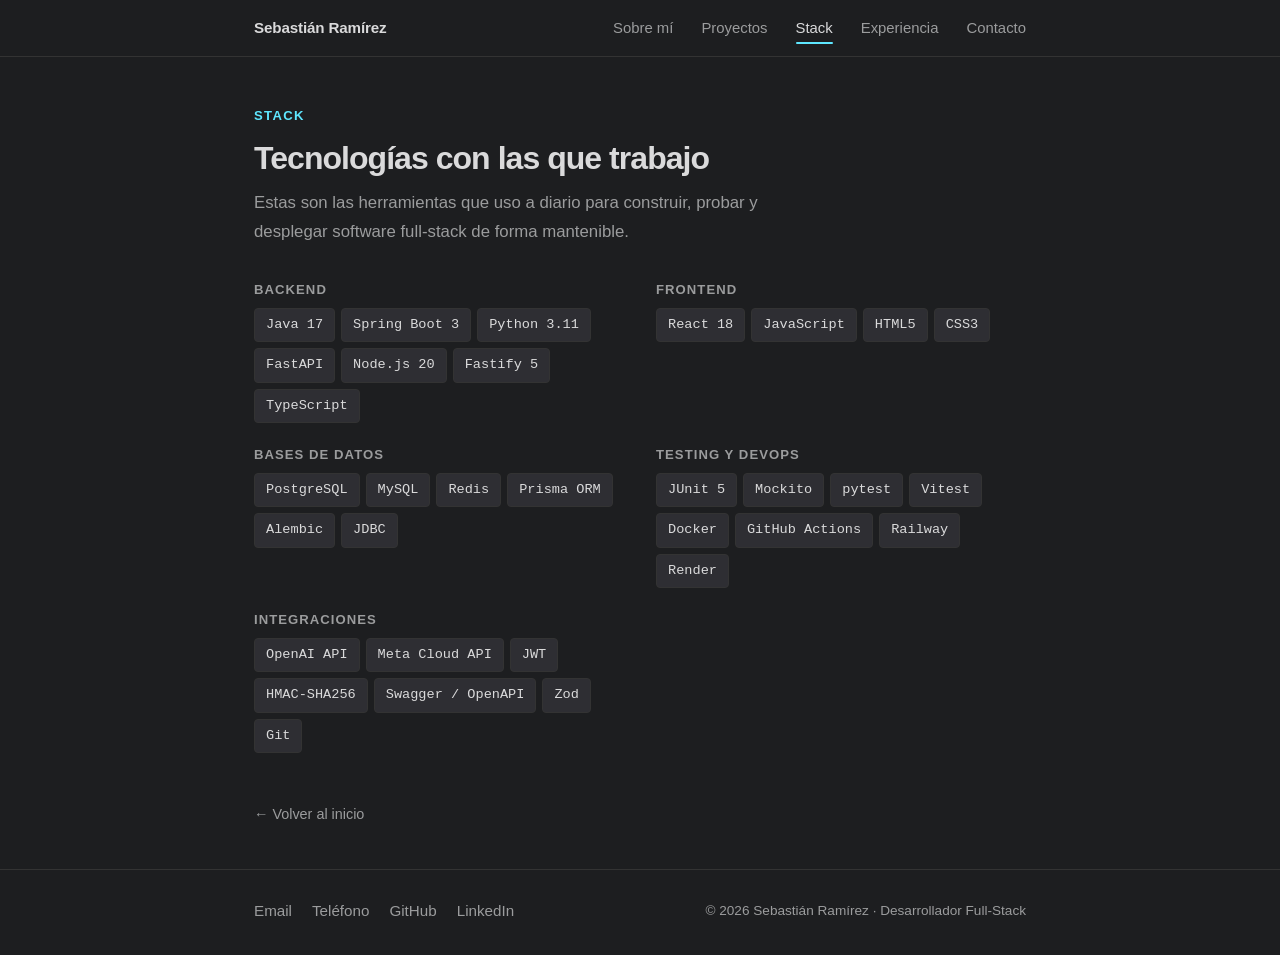
<file: stack.html>
<!DOCTYPE html>
<html lang="es">
  <head>
    <meta charset="UTF-8" />
    <meta name="viewport" content="width=device-width, initial-scale=1.0" />
    <title>Stack | Sebastián Ramírez</title>
    <meta
      name="description"
      content="Stack tecnológico de Sebastián Ramírez: Java, Spring Boot, Python, FastAPI, Node.js, Fastify, TypeScript, React, PostgreSQL, Redis, Docker, GitHub Actions y más."
    />
    <meta name="author" content="Sebastián Ramírez" />
    <meta name="theme-color" content="#1d1e20" />
    <meta name="robots" content="index, follow" />
    <link rel="canonical" href="https://portafolio-profesional-cyan.vercel.app/stack.html" />

    <meta property="og:type" content="website" />
    <meta property="og:locale" content="es_CO" />
    <meta property="og:title" content="Stack | Sebastián Ramírez" />
    <meta property="og:description" content="Lenguajes, frameworks, bases de datos, testing, DevOps e integraciones que uso." />
    <meta property="og:url" content="https://portafolio-profesional-cyan.vercel.app/stack.html" />
    <meta property="og:image" content="https://portafolio-profesional-cyan.vercel.app/assets/og-cover.png" />
    <meta property="og:image:width" content="1200" />
    <meta property="og:image:height" content="630" />
    <meta property="og:image:type" content="image/png" />

    <link rel="icon" type="image/svg+xml" href="./assets/favicon.svg" />
    <link rel="apple-touch-icon" href="./assets/apple-touch-icon.png" />
    <link rel="manifest" href="./site.webmanifest" />
    <link rel="stylesheet" href="./styles.css" />
  </head>
  <body>
    <a class="skip-link" href="#contenido">Saltar al contenido</a>

    <header class="site-header">
      <div class="header-inner">
        <a class="site-brand" href="index.html">Sebastián Ramírez</a>
        <nav class="site-nav" aria-label="Navegación principal">
          <a href="sobre-mi.html">Sobre mí</a>
          <a href="proyectos.html">Proyectos</a>
          <a href="stack.html" aria-current="page" class="is-active">Stack</a>
          <a href="experiencia.html">Experiencia</a>
          <a href="contacto.html">Contacto</a>
        </nav>
      </div>
    </header>

    <main id="contenido">
      <section class="page">
        <div class="shell">
          <p class="page-eyebrow">Stack</p>
          <h1 class="page-title">Tecnologías con las que trabajo</h1>
          <p class="page-lead">
            Estas son las herramientas que uso a diario para construir, probar y desplegar
            software full-stack de forma mantenible.
          </p>

          <div class="stack-grid">
            <div class="stack-item">
              <h3>Backend</h3>
              <ul class="stack-tags">
                <li>Java 17</li>
                <li>Spring Boot 3</li>
                <li>Python 3.11</li>
                <li>FastAPI</li>
                <li>Node.js 20</li>
                <li>Fastify 5</li>
                <li>TypeScript</li>
              </ul>
            </div>
            <div class="stack-item">
              <h3>Frontend</h3>
              <ul class="stack-tags">
                <li>React 18</li>
                <li>JavaScript</li>
                <li>HTML5</li>
                <li>CSS3</li>
              </ul>
            </div>
            <div class="stack-item">
              <h3>Bases de datos</h3>
              <ul class="stack-tags">
                <li>PostgreSQL</li>
                <li>MySQL</li>
                <li>Redis</li>
                <li>Prisma ORM</li>
                <li>Alembic</li>
                <li>JDBC</li>
              </ul>
            </div>
            <div class="stack-item">
              <h3>Testing y DevOps</h3>
              <ul class="stack-tags">
                <li>JUnit 5</li>
                <li>Mockito</li>
                <li>pytest</li>
                <li>Vitest</li>
                <li>Docker</li>
                <li>GitHub Actions</li>
                <li>Railway</li>
                <li>Render</li>
              </ul>
            </div>
            <div class="stack-item">
              <h3>Integraciones</h3>
              <ul class="stack-tags">
                <li>OpenAI API</li>
                <li>Meta Cloud API</li>
                <li>JWT</li>
                <li>HMAC-SHA256</li>
                <li>Swagger / OpenAPI</li>
                <li>Zod</li>
                <li>Git</li>
              </ul>
            </div>
          </div>

          <a class="page-back" href="index.html">← Volver al inicio</a>
        </div>
      </section>
    </main>

    <footer class="site-footer">
      <div class="shell footer-inner">
        <nav class="footer-links" aria-label="Enlaces de contacto">
          <a href="mailto:sebastianacevedo123.sra@gmail.com">Email</a>
          <a href="tel:+573002791360">Teléfono</a>
          <a href="https://github.com/SebastianRamirez1" target="_blank" rel="noopener noreferrer">GitHub</a>
          <a href="https://www.linkedin.com/in/sebastianramirezacevedo/" target="_blank" rel="noopener noreferrer">LinkedIn</a>
        </nav>
        <p class="footer-copy">© <span id="year"></span> Sebastián Ramírez · Desarrollador Full-Stack</p>
      </div>
    </footer>

    <script src="./script.js"></script>
  </body>
</html>
</file>
<file: styles.css>
/* ============================================
   PORTFOLIO — Sebastián Ramírez
   Minimal dark design inspired by hectorvent.dev
   ============================================ */

:root {
  --bg:           #1d1e20;
  --surface:      #2e2e33;
  --surface-alt:  #363639;
  --border:       #333333;
  --text:         #dadadb;
  --muted:        #9b9c9d;
  --accent:       #5ee7ff;
  --accent-dim:   rgba(94, 231, 255, 0.12);
  --green:        #4ade80;
  --radius:       8px;
  --max-w:        820px;
}

/* ── Reset ───────────────────────────────── */
*,
*::before,
*::after {
  box-sizing: border-box;
}

html {
  scroll-behavior: smooth;
  scroll-padding-top: 68px;
}

body {
  margin: 0;
  background: var(--bg);
  color: var(--text);
  font-family: -apple-system, BlinkMacSystemFont, "Segoe UI", Roboto,
    Oxygen, Ubuntu, Cantarell, "Helvetica Neue", sans-serif;
  font-size: 19px;
  line-height: 1.65;
}

a {
  color: inherit;
  text-decoration: none;
}

p {
  margin: 0;
}

h1, h2, h3 {
  margin: 0;
  line-height: 1.2;
}

ul {
  list-style: none;
  padding: 0;
  margin: 0;
}

::selection {
  background: rgba(94, 231, 255, 0.2);
}

a:focus-visible,
button:focus-visible {
  outline: 2px solid var(--accent);
  outline-offset: 3px;
  border-radius: 4px;
}

/* ── Skip link ───────────────────────────── */
.skip-link {
  position: absolute;
  top: -80px;
  left: 16px;
  z-index: 100;
  padding: 10px 16px;
  background: var(--text);
  color: var(--bg);
  border-radius: var(--radius);
  font-weight: 700;
  font-size: 0.9rem;
  transition: top 150ms;
}

.skip-link:focus {
  top: 12px;
}

/* ── Layout shell ────────────────────────── */
.shell {
  width: min(var(--max-w), 100%);
  margin: 0 auto;
  padding: 0 24px;
}

/* ── Header ──────────────────────────────── */
.site-header {
  position: sticky;
  top: 0;
  z-index: 10;
  background: var(--bg);
  border-bottom: 1px solid var(--border);
}

.header-inner {
  display: flex;
  align-items: center;
  justify-content: space-between;
  height: 56px;
  width: min(var(--max-w), 100%);
  margin: 0 auto;
  padding: 0 24px;
}

.site-brand {
  font-weight: 700;
  font-size: 0.95rem;
  color: var(--text);
  letter-spacing: -0.01em;
}

.site-brand:hover {
  color: var(--accent);
}

.site-nav {
  display: flex;
  gap: 28px;
}

.site-nav a {
  display: inline-flex;
  align-items: center;
  min-height: 44px;
  color: var(--muted);
  font-size: 0.93rem;
  transition: color 120ms;
}

.site-nav a:hover,
.site-nav a.is-active,
.site-nav a[aria-current="page"] {
  color: var(--text);
}

/* Subrayado sutil para la página actual */
.site-nav a[aria-current="page"] {
  position: relative;
}

.site-nav a[aria-current="page"]::after {
  content: "";
  position: absolute;
  left: 0;
  right: 0;
  bottom: 6px;
  height: 2px;
  background: var(--accent);
  border-radius: 2px;
}

/* ── Profile section ─────────────────────── */
.profile {
  text-align: center;
  padding: 60px 24px 48px;
  width: min(var(--max-w), 100%);
  margin: 0 auto;
}

.avatar-wrap {
  width: 110px;
  height: 110px;
  border-radius: 50%;
  overflow: hidden;
  margin: 0 auto 22px;
  border: 2px solid var(--border);
  background: var(--surface);
}

.avatar {
  width: 100%;
  height: 100%;
  object-fit: cover;
  object-position: center top;
  display: block;
}

.profile h1 {
  font-size: 1.9rem;
  font-weight: 700;
  margin-bottom: 6px;
  letter-spacing: -0.03em;
}

.profile-role {
  color: var(--muted);
  font-size: 1.05rem;
  margin-bottom: 14px;
}

.profile-status {
  display: inline-flex;
  align-items: center;
  gap: 7px;
  color: var(--muted);
  font-size: 0.93rem;
  margin-bottom: 28px;
}

.status-dot {
  width: 8px;
  height: 8px;
  border-radius: 50%;
  background: var(--green);
  flex-shrink: 0;
  box-shadow: 0 0 0 3px rgba(74, 222, 128, 0.2);
  animation: pulse-dot 2.5s ease-in-out infinite;
}

.profile-actions {
  display: flex;
  gap: 10px;
  justify-content: center;
  flex-wrap: wrap;
  margin-bottom: 22px;
}

.social-links {
  display: flex;
  gap: 20px;
  justify-content: center;
  flex-wrap: wrap;
}

.social-links a {
  color: var(--muted);
  font-size: 0.93rem;
  transition: color 120ms;
}

.social-links a:hover {
  color: var(--accent);
}

/* ── Buttons ─────────────────────────────── */
.btn {
  display: inline-flex;
  align-items: center;
  justify-content: center;
  gap: 6px;
  min-height: 44px;
  padding: 10px 20px;
  border-radius: var(--radius);
  font-size: 0.95rem;
  font-weight: 600;
  border: 1px solid transparent;
  cursor: pointer;
  transition: background 120ms, border-color 120ms, opacity 120ms;
  white-space: nowrap;
}

.btn-primary {
  background: var(--accent);
  color: #08090b;
  border-color: var(--accent);
}

.btn-primary:hover {
  opacity: 0.85;
}

.btn-secondary {
  background: var(--surface);
  color: var(--text);
  border-color: var(--border);
}

.btn-secondary:hover {
  background: var(--surface-alt);
  border-color: var(--accent);
}

/* ── Stats strip ─────────────────────────── */
.stats-strip {
  display: flex;
  border: 1px solid var(--border);
  border-radius: var(--radius);
  overflow: hidden;
  margin: 0 0 0;
}

.stats-strip .stat {
  flex: 1;
  padding: 14px 16px;
  text-align: center;
  border-right: 1px solid var(--border);
}

.stats-strip .stat:last-child {
  border-right: none;
}

.stats-strip strong {
  display: block;
  font-size: 1.5rem;
  font-weight: 700;
  color: var(--accent);
  line-height: 1.1;
  margin-bottom: 3px;
}

.stats-strip span {
  font-size: 0.83rem;
  color: var(--muted);
  line-height: 1.3;
}

/* ── Sections ────────────────────────────── */
.section {
  padding: 44px 0;
  border-top: 1px solid var(--border);
  width: min(var(--max-w), 100%);
  margin: 0 auto;
  padding-left: 24px;
  padding-right: 24px;
}

.section-label {
  font-size: 0.82rem;
  font-weight: 700;
  text-transform: uppercase;
  letter-spacing: 0.1em;
  color: var(--muted);
  margin-bottom: 22px;
}

/* ── About ───────────────────────────────── */
.bio {
  color: var(--muted);
  line-height: 1.75;
  margin-bottom: 18px;
  font-size: 1rem;
}

.bio strong {
  color: var(--text);
  font-weight: 600;
}

.tags {
  display: flex;
  flex-wrap: wrap;
  gap: 7px;
}

.tags li {
  padding: 5px 12px;
  background: var(--surface);
  border: 1px solid var(--border);
  border-radius: var(--radius);
  font-size: 0.87rem;
  color: var(--text);
}

/* ── Projects ────────────────────────────── */
.project-list {
  display: flex;
  flex-direction: column;
  gap: 12px;
}

.project-card {
  background: var(--surface);
  border: 1px solid var(--border);
  border-radius: var(--radius);
  padding: 20px 22px;
  transition: border-color 150ms;
}

.project-card:hover {
  border-color: rgba(94, 231, 255, 0.35);
}

.project-card.featured {
  border-color: rgba(94, 231, 255, 0.25);
  background: linear-gradient(135deg, rgba(94, 231, 255, 0.05), var(--surface));
}

.project-header {
  display: flex;
  align-items: baseline;
  justify-content: space-between;
  gap: 12px;
  margin-bottom: 8px;
}

.project-card h3 {
  font-size: 1rem;
  font-weight: 700;
  color: var(--text);
}

.project-date {
  font-size: 0.82rem;
  color: var(--muted);
  white-space: nowrap;
  flex-shrink: 0;
}

.prod-badge {
  display: inline-flex;
  align-items: center;
  gap: 6px;
  flex-shrink: 0;
  white-space: nowrap;
  padding: 3px 10px;
  border-radius: 999px;
  font-size: 0.72rem;
  font-weight: 700;
  text-transform: uppercase;
  letter-spacing: 0.06em;
  color: var(--green);
  background: rgba(74, 222, 128, 0.12);
  border: 1px solid rgba(74, 222, 128, 0.35);
}

.prod-badge .dot {
  width: 7px;
  height: 7px;
  border-radius: 50%;
  background: var(--green);
  box-shadow: 0 0 0 3px rgba(74, 222, 128, 0.2);
}

/* ── Galería de capturas ─────────────────── */
.shots {
  display: grid;
  grid-template-columns: repeat(auto-fill, minmax(200px, 1fr));
  gap: 10px;
  margin: 4px 0 16px;
}

.shot {
  padding: 0;
  margin: 0;
  border: 1px solid var(--border);
  border-radius: var(--radius);
  overflow: hidden;
  background: var(--bg);
  cursor: zoom-in;
  aspect-ratio: 2 / 1;
  transition: border-color 150ms, transform 150ms;
}

.shot img {
  width: 100%;
  height: 100%;
  object-fit: cover;
  display: block;
}

.shot:hover {
  border-color: rgba(94, 231, 255, 0.4);
  transform: translateY(-2px);
}

/* ── Lightbox ────────────────────────────── */
.lightbox {
  position: fixed;
  inset: 0;
  z-index: 100;
  display: flex;
  align-items: center;
  justify-content: center;
  padding: 24px;
  background: rgba(8, 9, 11, 0.9);
}

.lightbox[hidden] {
  display: none;
}

.lightbox img {
  max-width: min(1100px, 100%);
  max-height: 88vh;
  border-radius: 10px;
}

.lightbox button {
  position: absolute;
  display: inline-flex;
  align-items: center;
  justify-content: center;
  background: var(--surface);
  color: var(--text);
  border: 1px solid var(--border);
  border-radius: 8px;
  cursor: pointer;
  transition: border-color 120ms, color 120ms;
}

.lightbox button:hover {
  border-color: var(--accent);
  color: var(--accent);
}

.lightbox-close {
  top: 16px;
  right: 20px;
  width: 44px;
  height: 44px;
  font-size: 1.2rem;
}

.lightbox-prev,
.lightbox-next {
  top: 50%;
  transform: translateY(-50%);
  width: 48px;
  height: 48px;
  font-size: 1.6rem;
}

.lightbox-prev { left: 20px; }
.lightbox-next { right: 20px; }

@media (max-width: 640px) {
  .lightbox-prev { left: 10px; }
  .lightbox-next { right: 10px; }
}

.project-card p {
  color: var(--muted);
  font-size: 0.95rem;
  line-height: 1.7;
  margin-bottom: 12px;
}

.tech-stack {
  display: flex;
  flex-wrap: wrap;
  gap: 5px;
  margin-bottom: 14px;
}

.tech-stack li {
  padding: 4px 10px;
  background: rgba(255, 255, 255, 0.05);
  border: 1px solid var(--border);
  border-radius: 4px;
  font-size: 0.82rem;
  color: var(--muted);
  font-family: "SFMono-Regular", Consolas, "Liberation Mono", Menlo, monospace;
}

.project-links {
  display: flex;
  gap: 16px;
}

.project-links a {
  font-size: 0.9rem;
  color: var(--accent);
  font-weight: 600;
  transition: opacity 120ms;
}

.project-links a:hover {
  opacity: 0.75;
}

/* Case study desplegable por proyecto */
.case-study {
  margin: 0 0 14px;
  border-top: 1px solid var(--border);
  padding-top: 12px;
}

.case-study summary {
  cursor: pointer;
  font-size: 0.86rem;
  font-weight: 600;
  color: var(--accent);
  list-style: none;
  display: inline-flex;
  align-items: center;
  gap: 7px;
  min-height: 40px;
}

.case-study summary::-webkit-details-marker {
  display: none;
}

.case-study summary::before {
  content: "▸";
  transition: transform 150ms;
}

.case-study[open] summary::before {
  transform: rotate(90deg);
}

.case-body {
  padding-top: 10px;
  display: flex;
  flex-direction: column;
  gap: 10px;
}

.case-body p {
  margin: 0;
  font-size: 0.9rem;
  color: var(--muted);
  line-height: 1.65;
}

.cs-label {
  display: block;
  font-size: 0.72rem;
  text-transform: uppercase;
  letter-spacing: 0.08em;
  color: var(--text);
  font-weight: 700;
  margin-bottom: 3px;
}

/* ── Stack ───────────────────────────────── */
.stack-grid {
  display: grid;
  grid-template-columns: 1fr 1fr;
  gap: 24px 32px;
}

.stack-item h3 {
  font-size: 0.82rem;
  font-weight: 700;
  text-transform: uppercase;
  letter-spacing: 0.08em;
  color: var(--muted);
  margin-bottom: 10px;
}

.stack-tags {
  display: flex;
  flex-wrap: wrap;
  gap: 6px;
}

.stack-tags li {
  padding: 5px 11px;
  background: var(--surface);
  border: 1px solid var(--border);
  border-radius: 4px;
  font-size: 0.85rem;
  color: var(--text);
  font-family: "SFMono-Regular", Consolas, "Liberation Mono", Menlo, monospace;
  transition: border-color 120ms;
}

.stack-tags li:hover {
  border-color: rgba(94, 231, 255, 0.3);
}

/* ── Timeline ────────────────────────────── */
.timeline {
  display: flex;
  flex-direction: column;
  gap: 28px;
}

.timeline-entry {
  display: grid;
  grid-template-columns: 150px 1fr;
  gap: 16px;
}

.t-date {
  font-size: 0.87rem;
  color: var(--muted);
  padding-top: 3px;
  line-height: 1.4;
}

.t-body h3 {
  font-size: 1rem;
  font-weight: 700;
  margin-bottom: 3px;
}

.t-tag {
  display: inline-block;
  margin-left: 8px;
  padding: 2px 9px;
  border-radius: 999px;
  font-size: 0.68rem;
  font-weight: 600;
  text-transform: uppercase;
  letter-spacing: 0.05em;
  color: var(--muted);
  background: var(--surface);
  border: 1px solid var(--border);
  vertical-align: middle;
}

.t-org {
  font-size: 0.93rem;
  color: var(--accent);
  margin-bottom: 8px;
  font-weight: 500;
}

.t-body p {
  font-size: 0.95rem;
  color: var(--muted);
  line-height: 1.7;
}

/* ── Footer (slim, compartido en todas las páginas) ── */
.site-footer {
  border-top: 1px solid var(--border);
  margin-top: 24px;
}

.footer-inner {
  display: flex;
  align-items: center;
  justify-content: space-between;
  flex-wrap: wrap;
  gap: 14px 20px;
  padding-top: 28px;
  padding-bottom: 32px;
}

.footer-links {
  display: flex;
  flex-wrap: wrap;
  gap: 6px 20px;
}

.footer-links a {
  color: var(--muted);
  font-size: 0.95rem;
  transition: color 120ms;
}

.footer-links a:hover {
  color: var(--text);
}

.footer-copy {
  font-size: 0.85rem;
  color: var(--muted);
}

/* ── Plantilla de página (sub-páginas) ───── */
.page {
  padding: 48px 0 8px;
}

.page-eyebrow {
  font-size: 0.82rem;
  font-weight: 700;
  text-transform: uppercase;
  letter-spacing: 0.1em;
  color: var(--accent);
  margin-bottom: 12px;
}

.page-title {
  font-size: 2rem;
  font-weight: 700;
  letter-spacing: -0.03em;
  margin-bottom: 12px;
}

.page-lead {
  color: var(--muted);
  font-size: 1.05rem;
  line-height: 1.7;
  max-width: 62ch;
  margin-bottom: 36px;
}

.page-back {
  display: inline-flex;
  align-items: center;
  gap: 6px;
  min-height: 44px;
  color: var(--muted);
  font-size: 0.9rem;
  margin-top: 40px;
  transition: color 120ms;
}

.page-back:hover {
  color: var(--accent);
}

/* ── Home: presentación breve + accesos ──── */
.home-intro {
  padding: 8px 0 4px;
}

.home-intro .bio {
  margin-bottom: 0;
}

.explore-grid {
  display: grid;
  grid-template-columns: 1fr 1fr;
  gap: 12px;
  margin-top: 4px;
}

.explore-card {
  display: flex;
  flex-direction: column;
  gap: 6px;
  background: var(--surface);
  border: 1px solid var(--border);
  border-radius: var(--radius);
  padding: 20px 22px;
  transition: border-color 150ms, transform 150ms;
}

.explore-card:hover {
  border-color: rgba(94, 231, 255, 0.35);
  transform: translateY(-2px);
}

.explore-card h3 {
  font-size: 1rem;
  font-weight: 700;
  color: var(--text);
  display: flex;
  align-items: center;
  justify-content: space-between;
  gap: 10px;
}

.explore-card h3 .arrow {
  color: var(--accent);
  transition: transform 150ms;
}

.explore-card:hover h3 .arrow {
  transform: translateX(3px);
}

.explore-card p {
  color: var(--muted);
  font-size: 0.9rem;
  line-height: 1.6;
}

/* ── Página de contacto ──────────────────── */
.contact-methods {
  display: grid;
  grid-template-columns: 1fr 1fr;
  gap: 12px;
  margin-bottom: 32px;
}

.contact-card {
  display: flex;
  flex-direction: column;
  gap: 4px;
  background: var(--surface);
  border: 1px solid var(--border);
  border-radius: var(--radius);
  padding: 18px 20px;
  transition: border-color 150ms;
}

.contact-card:hover {
  border-color: rgba(94, 231, 255, 0.35);
}

.contact-card .label {
  font-size: 0.78rem;
  text-transform: uppercase;
  letter-spacing: 0.08em;
  color: var(--muted);
}

.contact-card .value {
  font-size: 0.98rem;
  color: var(--text);
  font-weight: 600;
  word-break: break-word;
}

.contact-card:hover .value {
  color: var(--accent);
}

/* ── Animations ──────────────────────────── */
@keyframes pulse-dot {
  0%, 100% { box-shadow: 0 0 0 3px rgba(74, 222, 128, 0.2); }
  50%       { box-shadow: 0 0 0 6px rgba(74, 222, 128, 0.06); }
}

/* ── Reduced motion ──────────────────────── */
@media (prefers-reduced-motion: reduce) {
  html { scroll-behavior: auto; }

  *,
  *::before,
  *::after {
    animation: none !important;
    transition: none !important;
  }

  .status-dot {
    box-shadow: 0 0 0 3px rgba(74, 222, 128, 0.25);
  }
}

/* ── Responsive 640px ────────────────────── */
@media (max-width: 640px) {
  .header-inner {
    height: 50px;
  }

  .site-nav {
    gap: 18px;
  }

  .site-nav a {
    font-size: 0.85rem;
  }

  /* Áreas táctiles ≥44px en mobile (§6.1.7) */
  .social-links a,
  .footer-links a,
  .project-links a {
    display: inline-flex;
    align-items: center;
    min-height: 44px;
  }

  .profile {
    padding: 40px 20px 36px;
  }

  .stats-strip {
    display: grid;
    grid-template-columns: 1fr 1fr;
  }

  .stats-strip .stat {
    border-right: 1px solid var(--border);
    border-bottom: 1px solid var(--border);
  }

  .stats-strip .stat:nth-child(2n) {
    border-right: none;
  }

  .stats-strip .stat:nth-last-child(-n+2) {
    border-bottom: none;
  }

  .stack-grid {
    grid-template-columns: 1fr;
    gap: 20px;
  }

  .explore-grid,
  .contact-methods {
    grid-template-columns: 1fr;
  }

  .page-title {
    font-size: 1.7rem;
  }

  .footer-inner {
    justify-content: flex-start;
  }

  .timeline-entry {
    grid-template-columns: 1fr;
    gap: 4px;
  }

  .project-header {
    flex-direction: column;
    gap: 4px;
  }

  .section {
    padding: 36px 20px;
  }
}

/* ── Responsive 480px ────────────────────── */
@media (max-width: 480px) {
  .site-brand {
    font-size: 0.88rem;
  }

  .site-nav {
    gap: 14px;
  }

  .profile-actions {
    flex-direction: column;
    align-items: center;
  }

  .btn {
    width: 100%;
    justify-content: center;
    max-width: 260px;
  }
}
</file>
